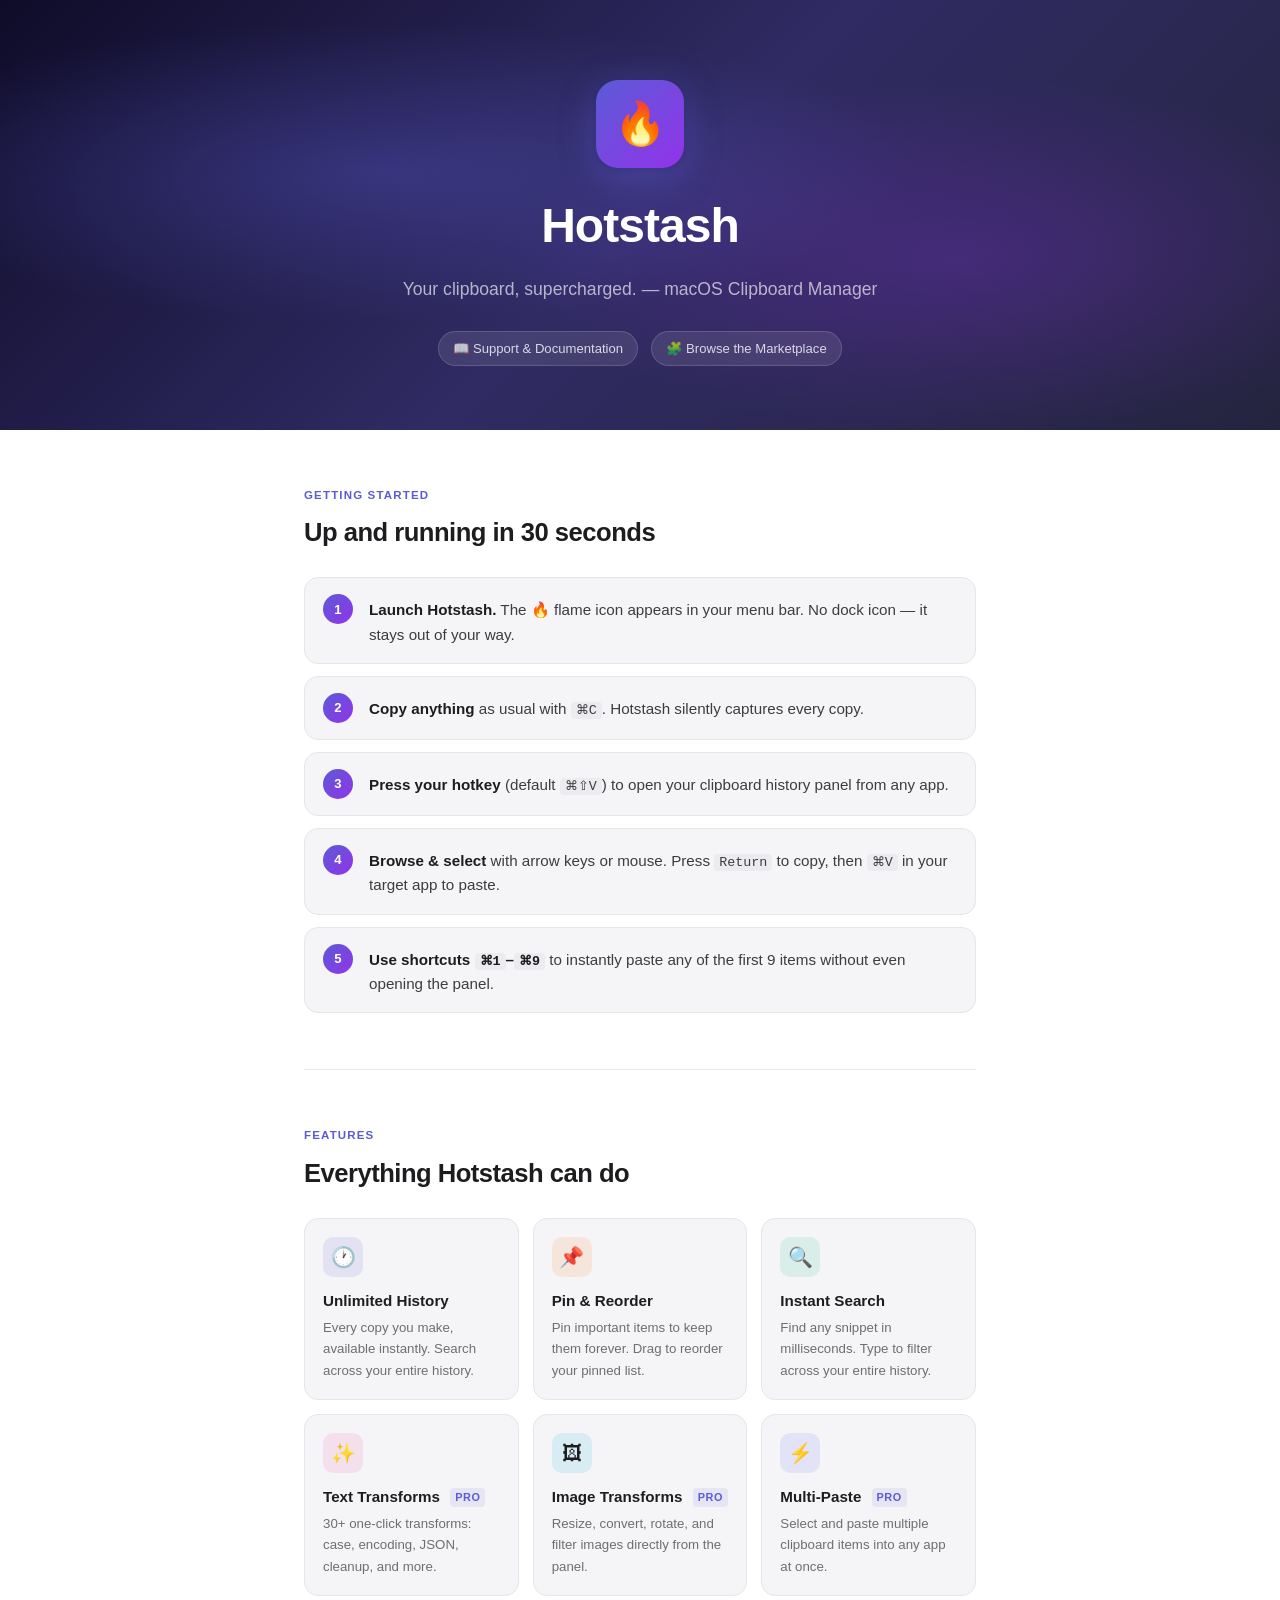
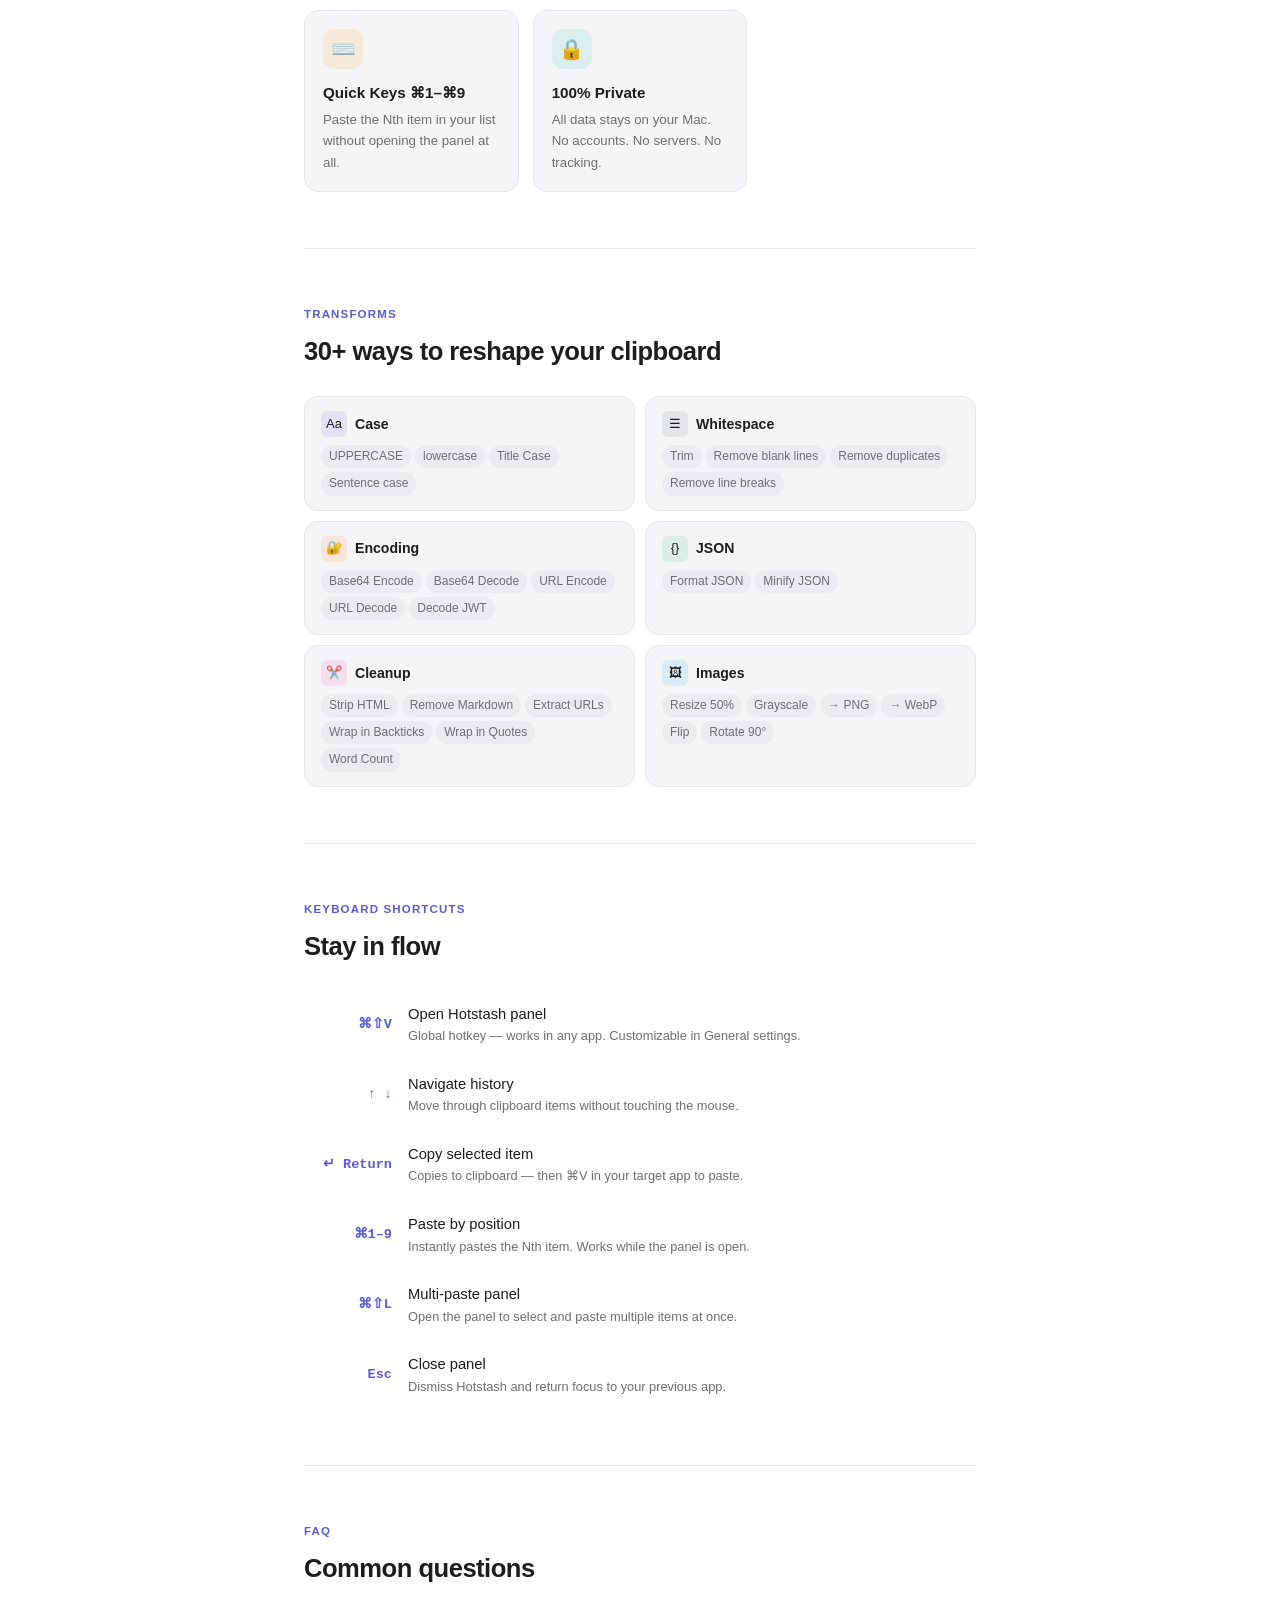
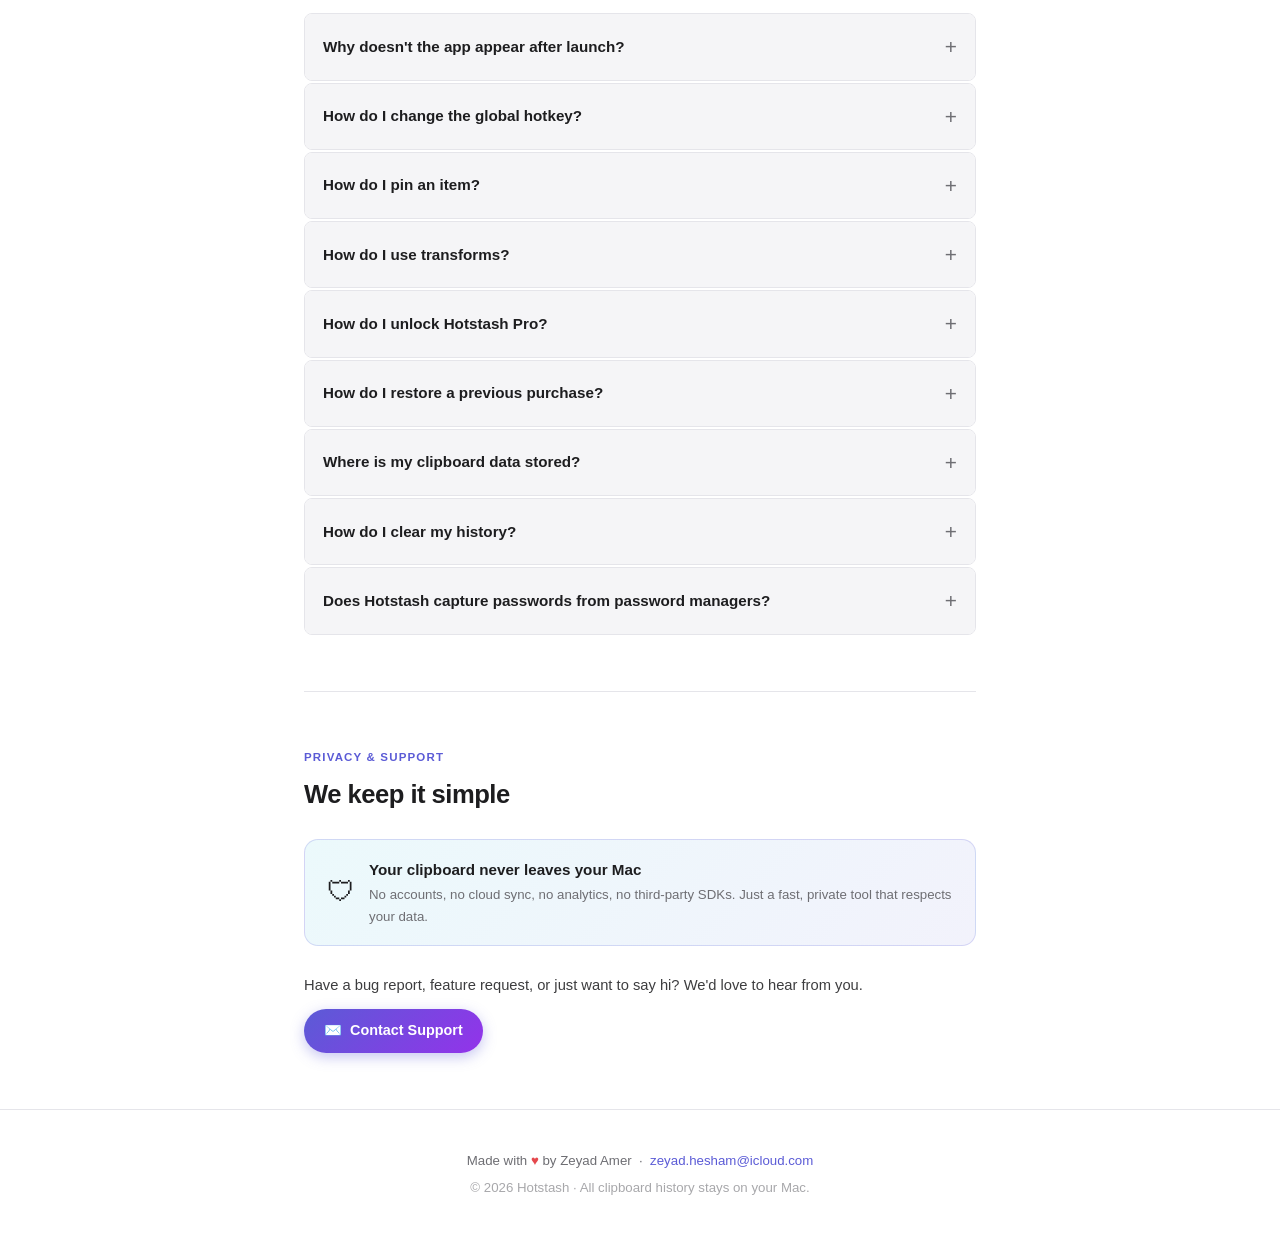
<file: docs/index.html>
<!DOCTYPE html>
<html lang="en">
<head>
  <meta charset="UTF-8" />
  <meta name="viewport" content="width=device-width, initial-scale=1.0" />
  <title>Hotstash — Clipboard Manager for Mac</title>
  <style>
    *, *::before, *::after { box-sizing: border-box; margin: 0; padding: 0; }

    :root {
      --accent: #5b5bd6;
      --accent-2: #9333ea;
      --accent-3: #06b6d4;
      --surface: #ffffff;
      --surface-2: #f5f5f7;
      --surface-3: #ebebf0;
      --text: #1d1d1f;
      --text-2: #3d3d3f;
      --text-3: #6e6e73;
      --border: #e5e5ea;
      --radius: 14px;
      --radius-sm: 8px;
    }

    @media (prefers-color-scheme: dark) {
      :root {
        --surface: #111113;
        --surface-2: #1c1c1e;
        --surface-3: #2c2c2e;
        --text: #f5f5f7;
        --text-2: #adadb8;
        --text-3: #6e6e73;
        --border: #2c2c2e;
      }
    }

    body {
      font-family: -apple-system, BlinkMacSystemFont, "SF Pro Display", "Segoe UI", sans-serif;
      background: var(--surface);
      color: var(--text);
      line-height: 1.6;
    }

    /* ── Hero ─────────────────────────────────── */

    .hero {
      background: linear-gradient(135deg, #0f0c29, #302b63, #24243e);
      color: white;
      text-align: center;
      padding: 80px 24px 64px;
      position: relative;
      overflow: hidden;
    }

    .hero::before {
      content: '';
      position: absolute;
      inset: 0;
      background:
        radial-gradient(ellipse 60% 50% at 30% 40%, rgba(91,91,214,.35) 0%, transparent 70%),
        radial-gradient(ellipse 50% 60% at 75% 60%, rgba(147,51,234,.25) 0%, transparent 70%);
    }

    .hero-inner { position: relative; max-width: 680px; margin: 0 auto; }

    .hero-icon {
      width: 88px;
      height: 88px;
      border-radius: 22px;
      background: linear-gradient(135deg, #5b5bd6, #9333ea);
      display: flex;
      align-items: center;
      justify-content: center;
      margin: 0 auto 20px;
      font-size: 42px;
      box-shadow: 0 8px 32px rgba(91,91,214,.5), 0 2px 8px rgba(0,0,0,.3);
    }

    .hero h1 {
      font-size: clamp(2rem, 5vw, 3rem);
      font-weight: 700;
      letter-spacing: -0.02em;
      margin-bottom: 10px;
    }

    .hero-tagline {
      font-size: 1.1rem;
      color: rgba(255,255,255,.65);
      margin-bottom: 28px;
    }

    .hero-badge {
      display: inline-flex;
      align-items: center;
      gap: 6px;
      background: rgba(255,255,255,.1);
      border: 1px solid rgba(255,255,255,.15);
      border-radius: 100px;
      padding: 6px 14px;
      font-size: 0.82rem;
      color: rgba(255,255,255,.8);
      backdrop-filter: blur(8px);
    }

    /* ── Layout ───────────────────────────────── */

    .container {
      max-width: 720px;
      margin: 0 auto;
      padding: 0 24px;
    }

    section { padding: 56px 0; }
    section + section { border-top: 1px solid var(--border); }

    .section-label {
      font-size: 0.72rem;
      font-weight: 700;
      letter-spacing: 0.1em;
      text-transform: uppercase;
      color: var(--accent);
      margin-bottom: 8px;
    }

    .section-title {
      font-size: 1.6rem;
      font-weight: 700;
      letter-spacing: -0.02em;
      margin-bottom: 24px;
    }

    /* ── Quick start ──────────────────────────── */

    .steps {
      display: flex;
      flex-direction: column;
      gap: 12px;
    }

    .step {
      display: flex;
      align-items: flex-start;
      gap: 16px;
      padding: 16px 18px;
      background: var(--surface-2);
      border-radius: var(--radius);
      border: 1px solid var(--border);
    }

    .step-num {
      width: 30px;
      height: 30px;
      min-width: 30px;
      border-radius: 50%;
      background: linear-gradient(135deg, var(--accent), var(--accent-2));
      color: white;
      font-size: 0.82rem;
      font-weight: 700;
      display: flex;
      align-items: center;
      justify-content: center;
    }

    .step-text { font-size: 0.95rem; color: var(--text-2); padding-top: 4px; }
    .step-text strong { color: var(--text); }

    /* ── Feature cards ────────────────────────── */

    .cards {
      display: grid;
      grid-template-columns: repeat(auto-fill, minmax(200px, 1fr));
      gap: 14px;
    }

    .card {
      background: var(--surface-2);
      border: 1px solid var(--border);
      border-radius: var(--radius);
      padding: 18px;
      transition: transform .15s ease, box-shadow .15s ease;
    }

    .card:hover {
      transform: translateY(-2px);
      box-shadow: 0 8px 24px rgba(0,0,0,.08);
    }

    .card-icon {
      width: 40px;
      height: 40px;
      border-radius: 10px;
      display: flex;
      align-items: center;
      justify-content: center;
      font-size: 20px;
      margin-bottom: 12px;
    }

    .card h3 { font-size: 0.95rem; font-weight: 600; margin-bottom: 4px; }
    .card p  { font-size: 0.83rem; color: var(--text-3); }

    .card-pro {
      display: inline-block;
      font-size: 0.68rem;
      font-weight: 700;
      letter-spacing: 0.05em;
      color: var(--accent);
      background: rgba(91,91,214,.1);
      border-radius: 4px;
      padding: 1px 5px;
      margin-left: 6px;
      vertical-align: middle;
    }

    /* ── Transforms ───────────────────────────── */

    .transform-grid {
      display: grid;
      grid-template-columns: repeat(auto-fill, minmax(220px, 1fr));
      gap: 10px;
    }

    .transform-group {
      background: var(--surface-2);
      border: 1px solid var(--border);
      border-radius: var(--radius);
      padding: 14px 16px;
    }

    .transform-group-header {
      display: flex;
      align-items: center;
      gap: 8px;
      margin-bottom: 8px;
    }

    .transform-group-icon {
      width: 26px;
      height: 26px;
      border-radius: 6px;
      display: flex;
      align-items: center;
      justify-content: center;
      font-size: 13px;
    }

    .transform-group h4 { font-size: 0.88rem; font-weight: 600; }

    .transform-pills {
      display: flex;
      flex-wrap: wrap;
      gap: 4px;
    }

    .pill {
      font-size: 0.75rem;
      color: var(--text-3);
      background: var(--surface-3);
      border-radius: 100px;
      padding: 2px 8px;
    }

    /* ── Shortcuts ────────────────────────────── */

    .shortcuts {
      display: flex;
      flex-direction: column;
      gap: 2px;
    }

    .shortcut {
      display: flex;
      align-items: center;
      gap: 16px;
      padding: 12px 16px;
      border-radius: var(--radius-sm);
      transition: background .1s;
    }

    .shortcut:hover { background: var(--surface-2); }

    .kbd {
      font-family: -apple-system, BlinkMacSystemFont, "SF Mono", "Menlo", monospace;
      font-size: 0.85rem;
      font-weight: 600;
      color: var(--accent);
      min-width: 72px;
      text-align: right;
    }

    .shortcut-text { font-size: 0.92rem; }
    .shortcut-text small { display: block; color: var(--text-3); font-size: 0.8rem; }

    /* ── FAQ ──────────────────────────────────── */

    .faq { display: flex; flex-direction: column; gap: 2px; }

    details {
      border-radius: var(--radius-sm);
      overflow: hidden;
      border: 1px solid var(--border);
    }

    summary {
      font-weight: 600;
      font-size: 0.95rem;
      padding: 16px 18px;
      cursor: pointer;
      list-style: none;
      display: flex;
      align-items: center;
      justify-content: space-between;
      background: var(--surface-2);
      user-select: none;
    }

    summary::-webkit-details-marker { display: none; }

    summary::after {
      content: '+';
      font-size: 1.3rem;
      color: var(--text-3);
      font-weight: 300;
      transition: transform .2s;
    }

    details[open] summary::after { transform: rotate(45deg); }
    details[open] summary { border-bottom: 1px solid var(--border); }

    .faq-body {
      padding: 16px 18px;
      font-size: 0.92rem;
      color: var(--text-2);
      background: var(--surface);
    }

    /* ── Privacy strip ────────────────────────── */

    .privacy-strip {
      background: linear-gradient(135deg, rgba(6,182,212,.08), rgba(91,91,214,.08));
      border: 1px solid rgba(91,91,214,.2);
      border-radius: var(--radius);
      padding: 18px 22px;
      display: flex;
      align-items: center;
      gap: 14px;
      margin-bottom: 28px;
    }

    .privacy-icon { font-size: 28px; }
    .privacy-strip h4 { font-size: 0.95rem; font-weight: 600; margin-bottom: 2px; }
    .privacy-strip p  { font-size: 0.83rem; color: var(--text-3); }

    /* ── Footer ───────────────────────────────── */

    footer {
      text-align: center;
      padding: 40px 24px;
      border-top: 1px solid var(--border);
      color: var(--text-3);
      font-size: 0.83rem;
    }

    footer a { color: var(--accent); text-decoration: none; }
    footer a:hover { text-decoration: underline; }
    footer .heart { color: #e5484d; }

    /* ── Utility ──────────────────────────────── */

    code {
      font-family: "SF Mono", "Menlo", monospace;
      font-size: 0.88em;
      background: var(--surface-3);
      border-radius: 4px;
      padding: 1px 5px;
    }
  </style>
</head>
<body>

  <!-- ── Hero ────────────────────────────────── -->

  <div class="hero">
    <div class="hero-inner">
      <div class="hero-icon">🔥</div>
      <h1>Hotstash</h1>
      <p class="hero-tagline">Your clipboard, supercharged. — macOS Clipboard Manager</p>
      <span class="hero-badge">📖 Support &amp; Documentation</span>
      &nbsp;
      <a class="hero-badge" href="marketplace/index.html" style="text-decoration:none">🧩 Browse the Marketplace</a>
    </div>
  </div>

  <!-- ── Quick Start ─────────────────────────── -->

  <div class="container">
    <section>
      <p class="section-label">Getting Started</p>
      <h2 class="section-title">Up and running in 30 seconds</h2>
      <div class="steps">
        <div class="step">
          <div class="step-num">1</div>
          <div class="step-text"><strong>Launch Hotstash.</strong> The 🔥 flame icon appears in your menu bar. No dock icon — it stays out of your way.</div>
        </div>
        <div class="step">
          <div class="step-num">2</div>
          <div class="step-text"><strong>Copy anything</strong> as usual with <code>⌘C</code>. Hotstash silently captures every copy.</div>
        </div>
        <div class="step">
          <div class="step-num">3</div>
          <div class="step-text"><strong>Press your hotkey</strong> (default <code>⌘⇧V</code>) to open your clipboard history panel from any app.</div>
        </div>
        <div class="step">
          <div class="step-num">4</div>
          <div class="step-text"><strong>Browse &amp; select</strong> with arrow keys or mouse. Press <code>Return</code> to copy, then <code>⌘V</code> in your target app to paste.</div>
        </div>
        <div class="step">
          <div class="step-num">5</div>
          <div class="step-text"><strong>Use shortcuts <code>⌘1</code>–<code>⌘9</code></strong> to instantly paste any of the first 9 items without even opening the panel.</div>
        </div>
      </div>
    </section>

    <!-- ── Features ────────────────────────────── -->

    <section>
      <p class="section-label">Features</p>
      <h2 class="section-title">Everything Hotstash can do</h2>
      <div class="cards">

        <div class="card">
          <div class="card-icon" style="background:rgba(91,91,214,.12)">🕐</div>
          <h3>Unlimited History</h3>
          <p>Every copy you make, available instantly. Search across your entire history.</p>
        </div>

        <div class="card">
          <div class="card-icon" style="background:rgba(249,115,22,.12)">📌</div>
          <h3>Pin &amp; Reorder</h3>
          <p>Pin important items to keep them forever. Drag to reorder your pinned list.</p>
        </div>

        <div class="card">
          <div class="card-icon" style="background:rgba(16,185,129,.12)">🔍</div>
          <h3>Instant Search</h3>
          <p>Find any snippet in milliseconds. Type to filter across your entire history.</p>
        </div>

        <div class="card">
          <div class="card-icon" style="background:rgba(236,72,153,.12)">✨</div>
          <h3>Text Transforms <span class="card-pro">PRO</span></h3>
          <p>30+ one-click transforms: case, encoding, JSON, cleanup, and more.</p>
        </div>

        <div class="card">
          <div class="card-icon" style="background:rgba(6,182,212,.12)">🖼</div>
          <h3>Image Transforms <span class="card-pro">PRO</span></h3>
          <p>Resize, convert, rotate, and filter images directly from the panel.</p>
        </div>

        <div class="card">
          <div class="card-icon" style="background:rgba(99,102,241,.12)">⚡</div>
          <h3>Multi-Paste <span class="card-pro">PRO</span></h3>
          <p>Select and paste multiple clipboard items into any app at once.</p>
        </div>

        <div class="card">
          <div class="card-icon" style="background:rgba(245,158,11,.12)">⌨️</div>
          <h3>Quick Keys ⌘1–⌘9</h3>
          <p>Paste the Nth item in your list without opening the panel at all.</p>
        </div>

        <div class="card">
          <div class="card-icon" style="background:rgba(20,184,166,.12)">🔒</div>
          <h3>100% Private</h3>
          <p>All data stays on your Mac. No accounts. No servers. No tracking.</p>
        </div>

      </div>
    </section>

    <!-- ── Transforms ───────────────────────────── -->

    <section>
      <p class="section-label">Transforms</p>
      <h2 class="section-title">30+ ways to reshape your clipboard</h2>
      <div class="transform-grid">

        <div class="transform-group">
          <div class="transform-group-header">
            <div class="transform-group-icon" style="background:rgba(91,91,214,.12)">Aa</div>
            <h4>Case</h4>
          </div>
          <div class="transform-pills">
            <span class="pill">UPPERCASE</span>
            <span class="pill">lowercase</span>
            <span class="pill">Title Case</span>
            <span class="pill">Sentence case</span>
          </div>
        </div>

        <div class="transform-group">
          <div class="transform-group-header">
            <div class="transform-group-icon" style="background:rgba(107,114,128,.12)">☰</div>
            <h4>Whitespace</h4>
          </div>
          <div class="transform-pills">
            <span class="pill">Trim</span>
            <span class="pill">Remove blank lines</span>
            <span class="pill">Remove duplicates</span>
            <span class="pill">Remove line breaks</span>
          </div>
        </div>

        <div class="transform-group">
          <div class="transform-group-header">
            <div class="transform-group-icon" style="background:rgba(249,115,22,.12)">🔐</div>
            <h4>Encoding</h4>
          </div>
          <div class="transform-pills">
            <span class="pill">Base64 Encode</span>
            <span class="pill">Base64 Decode</span>
            <span class="pill">URL Encode</span>
            <span class="pill">URL Decode</span>
            <span class="pill">Decode JWT</span>
          </div>
        </div>

        <div class="transform-group">
          <div class="transform-group-header">
            <div class="transform-group-icon" style="background:rgba(16,185,129,.12)">{}</div>
            <h4>JSON</h4>
          </div>
          <div class="transform-pills">
            <span class="pill">Format JSON</span>
            <span class="pill">Minify JSON</span>
          </div>
        </div>

        <div class="transform-group">
          <div class="transform-group-header">
            <div class="transform-group-icon" style="background:rgba(236,72,153,.12)">✂️</div>
            <h4>Cleanup</h4>
          </div>
          <div class="transform-pills">
            <span class="pill">Strip HTML</span>
            <span class="pill">Remove Markdown</span>
            <span class="pill">Extract URLs</span>
            <span class="pill">Wrap in Backticks</span>
            <span class="pill">Wrap in Quotes</span>
            <span class="pill">Word Count</span>
          </div>
        </div>

        <div class="transform-group">
          <div class="transform-group-header">
            <div class="transform-group-icon" style="background:rgba(6,182,212,.12)">🖼</div>
            <h4>Images</h4>
          </div>
          <div class="transform-pills">
            <span class="pill">Resize 50%</span>
            <span class="pill">Grayscale</span>
            <span class="pill">→ PNG</span>
            <span class="pill">→ WebP</span>
            <span class="pill">Flip</span>
            <span class="pill">Rotate 90°</span>
          </div>
        </div>

      </div>
    </section>

    <!-- ── Shortcuts ────────────────────────────── -->

    <section>
      <p class="section-label">Keyboard Shortcuts</p>
      <h2 class="section-title">Stay in flow</h2>
      <div class="shortcuts">
        <div class="shortcut">
          <span class="kbd">⌘⇧V</span>
          <span class="shortcut-text">Open Hotstash panel<small>Global hotkey — works in any app. Customizable in General settings.</small></span>
        </div>
        <div class="shortcut">
          <span class="kbd">↑ ↓</span>
          <span class="shortcut-text">Navigate history<small>Move through clipboard items without touching the mouse.</small></span>
        </div>
        <div class="shortcut">
          <span class="kbd">↵ Return</span>
          <span class="shortcut-text">Copy selected item<small>Copies to clipboard — then ⌘V in your target app to paste.</small></span>
        </div>
        <div class="shortcut">
          <span class="kbd">⌘1–9</span>
          <span class="shortcut-text">Paste by position<small>Instantly pastes the Nth item. Works while the panel is open.</small></span>
        </div>
        <div class="shortcut">
          <span class="kbd">⌘⇧L</span>
          <span class="shortcut-text">Multi-paste panel<small>Open the panel to select and paste multiple items at once.</small></span>
        </div>
        <div class="shortcut">
          <span class="kbd">Esc</span>
          <span class="shortcut-text">Close panel<small>Dismiss Hotstash and return focus to your previous app.</small></span>
        </div>
      </div>
    </section>

    <!-- ── FAQ ──────────────────────────────────── -->

    <section>
      <p class="section-label">FAQ</p>
      <h2 class="section-title">Common questions</h2>
      <div class="faq">

        <details>
          <summary>Why doesn't the app appear after launch?</summary>
          <div class="faq-body">Hotstash is a menu bar app — it has no dock icon. After launching, look for the 🔥 flame icon in the top-right menu bar. Click it or press your hotkey to open the panel.</div>
        </details>

        <details>
          <summary>How do I change the global hotkey?</summary>
          <div class="faq-body">Click the ⚙️ gear icon in the clipboard panel → Settings → General. You can record any key combination as your hotkey.</div>
        </details>

        <details>
          <summary>How do I pin an item?</summary>
          <div class="faq-body">Select any item in the panel and click the 📌 pin button in the toolbar. Pinned items appear under the Pinned tab and are never auto-deleted. Drag them to reorder.</div>
        </details>

        <details>
          <summary>How do I use transforms?</summary>
          <div class="faq-body">Select an item, then click the <strong>Transform ▾</strong> button in the toolbar. Pick a transform from the list — Hotstash applies it and copies the result instantly. Requires Hotstash Pro.</div>
        </details>

        <details>
          <summary>How do I unlock Hotstash Pro?</summary>
          <div class="faq-body">Open the clipboard panel. After your trial expires, a banner appears at the bottom with an <strong>"Unlock Hotstash"</strong> button — tap it to purchase via the App Store. You can also go to Settings → About.</div>
        </details>

        <details>
          <summary>How do I restore a previous purchase?</summary>
          <div class="faq-body">Go to Settings → About → tap <strong>"Restore Purchase"</strong>. Make sure you're signed in to the same Apple ID used for the original purchase.</div>
        </details>

        <details>
          <summary>Where is my clipboard data stored?</summary>
          <div class="faq-body">All clipboard history is stored locally on your Mac using <code>UserDefaults</code>. Nothing is uploaded, synced, or shared with any server or third party.</div>
        </details>

        <details>
          <summary>How do I clear my history?</summary>
          <div class="faq-body">Click the 🗑 trash icon in the panel toolbar to clear all non-pinned items. Pinned items are always preserved. You can also delete individual items with the ⌫ delete button.</div>
        </details>

        <details>
          <summary>Does Hotstash capture passwords from password managers?</summary>
          <div class="faq-body">Password managers like 1Password and Keychain use a private pasteboard channel that Hotstash does not read. Your passwords are not captured.</div>
        </details>

      </div>
    </section>

    <!-- ── Privacy + Contact ────────────────────── -->

    <section>
      <p class="section-label">Privacy &amp; Support</p>
      <h2 class="section-title">We keep it simple</h2>

      <div class="privacy-strip">
        <div class="privacy-icon">🛡</div>
        <div>
          <h4>Your clipboard never leaves your Mac</h4>
          <p>No accounts, no cloud sync, no analytics, no third-party SDKs. Just a fast, private tool that respects your data.</p>
        </div>
      </div>

      <p style="color:var(--text-2);font-size:0.92rem;margin-bottom:12px;">Have a bug report, feature request, or just want to say hi? We'd love to hear from you.</p>
      <a href="mailto:zeyad.hesham@icloud.com" style="display:inline-flex;align-items:center;gap:8px;background:linear-gradient(135deg,var(--accent),var(--accent-2));color:white;text-decoration:none;padding:10px 20px;border-radius:100px;font-size:0.9rem;font-weight:600;box-shadow:0 4px 14px rgba(91,91,214,.35)">
        ✉️ &nbsp;Contact Support
      </a>
    </section>
  </div>

  <!-- ── Footer ───────────────────────────────── -->

  <footer>
    <p>Made with <span class="heart">♥</span> by Zeyad Amer &nbsp;·&nbsp; <a href="mailto:zeyad.hesham@icloud.com">zeyad.hesham@icloud.com</a></p>
    <p style="margin-top:6px;opacity:.6">© 2026 Hotstash · All clipboard history stays on your Mac.</p>
  </footer>

</body>
</html>
</file>
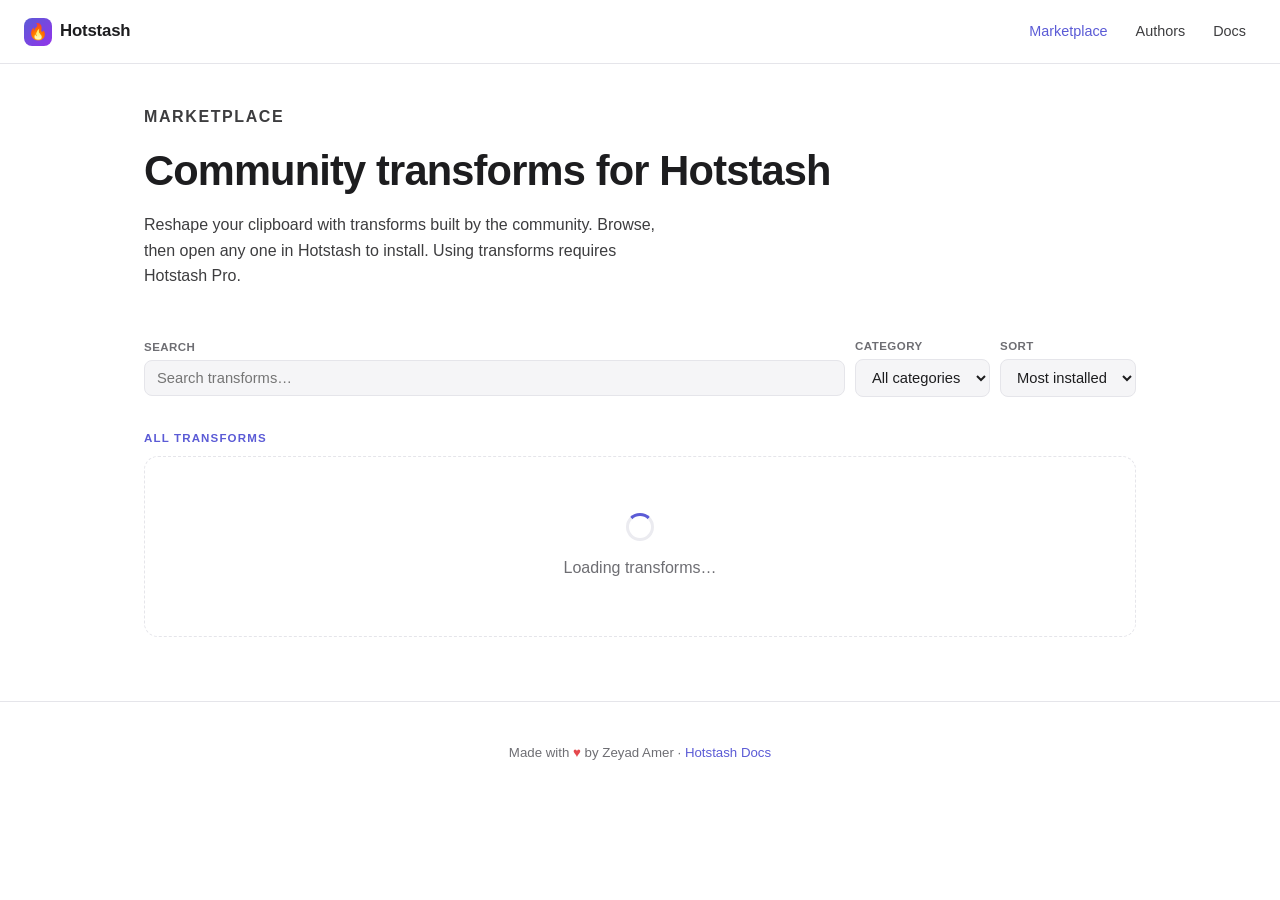
<file: docs/marketplace/index.html>
<!DOCTYPE html>
<html lang="en">
<head>
  <meta charset="UTF-8" />
  <meta name="viewport" content="width=device-width, initial-scale=1.0" />
  <title>Hotstash Marketplace — Community Transforms</title>
  <meta name="description" content="Browse and install community-built clipboard transforms for Hotstash. Search, filter by category, and sort by most installed or newest." />
  <meta property="og:title" content="Hotstash Marketplace" />
  <meta property="og:description" content="Browse and install community-built clipboard transforms for Hotstash." />
  <meta property="og:type" content="website" />
  <link rel="stylesheet" href="marketplace.css" />
</head>
<body>

  <nav class="nav" aria-label="Main navigation">
    <a class="nav-brand" href="../index.html">
      <span class="flame" aria-hidden="true">🔥</span> Hotstash
    </a>
    <div class="nav-links">
      <a href="index.html" aria-current="page">Marketplace</a>
      <a href="account.html">Authors</a>
      <a href="../index.html">Docs</a>
    </div>
  </nav>

  <main class="container">

    <header class="page-head">
      <p class="section-label">Marketplace</p>
      <h1>Community transforms for Hotstash</h1>
      <p>Reshape your clipboard with transforms built by the community. Browse, then open any one in Hotstash to install. Using transforms requires Hotstash Pro.</p>
    </header>

    <!-- Featured -->
    <section aria-labelledby="featured-heading" id="featured-section" class="hidden">
      <p class="section-label" id="featured-heading">Featured</p>
      <div class="featured-rail" id="featured-rail"></div>
    </section>

    <!-- Toolbar -->
    <section aria-label="Browse controls" style="padding-top:24px">
      <form class="toolbar" id="controls" role="search" onsubmit="return false">
        <div class="field search-grow">
          <label for="q">Search</label>
          <input type="search" id="q" name="q" placeholder="Search transforms…" autocomplete="off" />
        </div>
        <div class="field">
          <label for="category">Category</label>
          <select id="category" name="category">
            <option value="">All categories</option>
          </select>
        </div>
        <div class="field">
          <label for="sort">Sort</label>
          <select id="sort" name="sort">
            <option value="installs">Most installed</option>
            <option value="newest">Newest</option>
          </select>
        </div>
      </form>
    </section>

    <!-- Results -->
    <section aria-labelledby="browse-heading" style="padding-top:8px;padding-bottom:24px">
      <h2 id="browse-heading" class="section-label">All transforms</h2>

      <div id="loading" class="state">
        <div class="spinner" aria-hidden="true"></div>
        Loading transforms…
      </div>

      <div id="empty" class="state hidden">
        <h3>No transforms found</h3>
        <p>Try a different search or category.</p>
      </div>

      <div id="error" class="state error hidden" role="alert">
        <h3>Couldn't load the marketplace</h3>
        <p id="error-msg">Please try again in a moment.</p>
      </div>

      <div id="grid" class="grid hidden"></div>
    </section>

  </main>

  <footer>
    <p>Made with <span style="color:#e5484d">♥</span> by Zeyad Amer · <a href="../index.html">Hotstash Docs</a></p>
  </footer>

  <script type="module">
    import {
      fetchLive, fetchFeatured, search, isConfigured,
      formatCount, starString, escapeHtml,
    } from "./marketplace.js";

    // Categories mirror the app's TransformCategory raw values (spec §1.1).
    const CATEGORIES = ["Case", "Whitespace", "Encoding", "JSON", "Cleanup", "Image"];

    const els = {
      loading: document.getElementById("loading"),
      empty: document.getElementById("empty"),
      error: document.getElementById("error"),
      errorMsg: document.getElementById("error-msg"),
      grid: document.getElementById("grid"),
      featuredSection: document.getElementById("featured-section"),
      featuredRail: document.getElementById("featured-rail"),
      q: document.getElementById("q"),
      category: document.getElementById("category"),
      sort: document.getElementById("sort"),
    };

    for (const c of CATEGORIES) {
      const opt = document.createElement("option");
      opt.value = c; opt.textContent = c;
      els.category.appendChild(opt);
    }

    function show(el) { el.classList.remove("hidden"); }
    function hide(el) { el.classList.add("hidden"); }
    function showOnly(target) {
      for (const el of [els.loading, els.empty, els.error, els.grid]) hide(el);
      show(target);
    }

    function cardHtml(t) {
      const cat = t.category ? `<span class="badge badge-cat">${escapeHtml(t.category)}</span>` : "";
      const kind = `<span class="badge badge-kind">${t.kind === "image" ? "Image" : "Text"}</span>`;
      const author = t.author?.display_name ? escapeHtml(t.author.display_name) : "Unknown author";
      return `
        <a class="tcard" href="transform.html?slug=${encodeURIComponent(t.slug)}">
          <div class="tcard-top">
            <div class="tcard-icon" aria-hidden="true">✨</div>
            <div>
              <h3>${escapeHtml(t.name)}</h3>
              <div class="author">by ${author}</div>
            </div>
          </div>
          <p class="desc">${escapeHtml(t.description || "")}</p>
          <div style="display:flex;gap:6px;flex-wrap:wrap">${cat}${kind}</div>
          <div class="tcard-meta">
            <span title="${t.rating_count || 0} ratings"><span class="stars">${starString(t.rating_avg)}</span></span>
            <span>${formatCount(t.install_count)} installs</span>
          </div>
        </a>`;
    }

    function renderGrid(list) {
      if (!list.length) { showOnly(els.empty); return; }
      els.grid.innerHTML = list.map(cardHtml).join("");
      showOnly(els.grid);
    }

    function renderFeatured(list) {
      if (!list.length) return;
      els.featuredRail.innerHTML = list.map(cardHtml).join("");
      show(els.featuredSection);
    }

    async function load() {
      showOnly(els.loading);
      try {
        const term = els.q.value.trim();
        let list;
        if (term) {
          list = await search(term);
          // Client-side category + sort refinement on search results.
          if (els.category.value) list = list.filter((t) => t.category === els.category.value);
          if (els.sort.value === "newest") {
            list.sort((a, b) => new Date(b.created_at) - new Date(a.created_at));
          }
        } else {
          list = await fetchLive({ category: els.category.value || null, sort: els.sort.value });
        }
        renderGrid(list);
      } catch (e) {
        els.errorMsg.textContent = e.message || "Unknown error.";
        showOnly(els.error);
      }
    }

    function debounce(fn, ms) {
      let h; return (...a) => { clearTimeout(h); h = setTimeout(() => fn(...a), ms); };
    }

    if (!isConfigured()) {
      els.errorMsg.textContent =
        "Marketplace is not configured yet (set SUPABASE_URL and SUPABASE_ANON_KEY in marketplace.js).";
      showOnly(els.error);
    } else {
      els.q.addEventListener("input", debounce(load, 250));
      els.category.addEventListener("change", load);
      els.sort.addEventListener("change", load);
      fetchFeatured().then(renderFeatured).catch(() => { /* featured is best-effort */ });
      load();
    }
  </script>
</body>
</html>
</file>
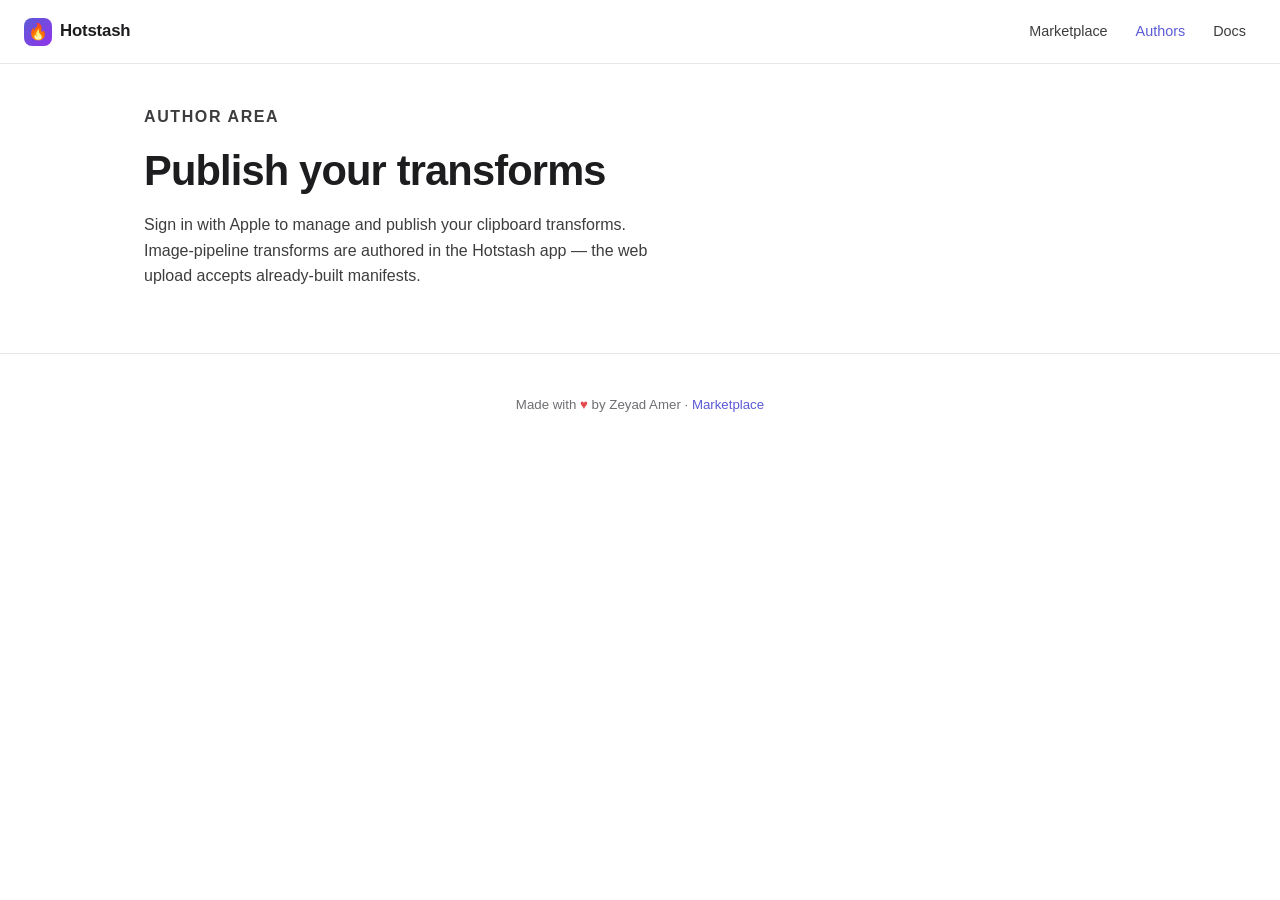
<file: docs/marketplace/account.html>
<!DOCTYPE html>
<html lang="en">
<head>
  <meta charset="UTF-8" />
  <meta name="viewport" content="width=device-width, initial-scale=1.0" />
  <title>Author Area — Hotstash Marketplace</title>
  <meta name="description" content="Sign in to publish and manage your Hotstash clipboard transforms." />
  <meta property="og:title" content="Hotstash Marketplace — Authors" />
  <meta property="og:description" content="Publish and manage your Hotstash clipboard transforms." />
  <link rel="stylesheet" href="marketplace.css" />
</head>
<body>

  <nav class="nav" aria-label="Main navigation">
    <a class="nav-brand" href="../index.html">
      <span class="flame" aria-hidden="true">🔥</span> Hotstash
    </a>
    <div class="nav-links">
      <a href="index.html">Marketplace</a>
      <a href="account.html" aria-current="page">Authors</a>
      <a href="../index.html">Docs</a>
    </div>
  </nav>

  <main class="container">

    <header class="page-head">
      <p class="section-label">Author Area</p>
      <h1>Publish your transforms</h1>
      <p>Sign in with Apple to manage and publish your clipboard transforms. Image-pipeline transforms are authored in the Hotstash app — the web upload accepts already-built manifests.</p>
    </header>

    <div id="toast" class="hidden" role="status" aria-live="polite"></div>

    <!-- Signed out -->
    <section id="signed-out" class="panel hidden" aria-labelledby="signin-heading">
      <h2 id="signin-heading">Sign in to continue</h2>
      <p>Publishing, updating, and managing transforms requires an account. Browsing the marketplace stays anonymous.</p>
      <button id="signin-btn" class="btn btn-apple btn-lg" type="button"> Sign in with Apple</button>
    </section>

    <!-- Signed in -->
    <div id="signed-in" class="hidden">

      <section class="panel" aria-labelledby="my-heading">
        <div style="display:flex;align-items:center;gap:12px;flex-wrap:wrap">
          <div>
            <h2 id="my-heading">My transforms</h2>
            <p id="who" style="margin:0">Signed in.</p>
          </div>
          <button id="signout-btn" class="btn" type="button" style="margin-left:auto">Sign out</button>
        </div>

        <div id="my-loading" class="state"><div class="spinner" aria-hidden="true"></div>Loading your transforms…</div>
        <div id="my-empty" class="state hidden"><h3>No transforms yet</h3><p>Upload one below to get started.</p></div>
        <div id="my-error" class="state error hidden" role="alert"><p id="my-error-msg"></p></div>
        <div id="my-list" class="my-list hidden"></div>
      </section>

      <section class="panel" aria-labelledby="upload-heading">
        <h2 id="upload-heading">Upload a transform</h2>
        <p>Paste an exported manifest, or use the simple text-transform editor. Submissions are validated and moderated server-side.</p>

        <div class="tabs" role="tablist" aria-label="Upload method">
          <button class="tab" id="tab-manifest" role="tab" aria-selected="true" aria-controls="panel-manifest">Paste manifest JSON</button>
          <button class="tab" id="tab-editor" role="tab" aria-selected="false" aria-controls="panel-editor">Text editor</button>
        </div>

        <!-- Manifest paste -->
        <form id="panel-manifest" role="tabpanel" aria-labelledby="tab-manifest" class="form-grid">
          <div class="form-row">
            <label for="manifest-json">Manifest JSON</label>
            <textarea id="manifest-json" placeholder='{ "schemaVersion": 1, "slug": "slugify", "kind": "text", ... }' spellcheck="false"></textarea>
            <span class="hint">Exported from Hotstash (<code>.hotstashtransform</code>) or hand-written. Image manifests are accepted here but authored in-app.</span>
          </div>
          <div class="form-row"><div id="manifest-errors" class="hint" role="alert" style="color:var(--danger)"></div></div>
          <button class="btn btn-primary" type="submit">Validate &amp; submit</button>
        </form>

        <!-- Simple text editor -->
        <form id="panel-editor" role="tabpanel" aria-labelledby="tab-editor" class="form-grid hidden">
          <div class="form-row">
            <label for="f-name">Name</label>
            <input type="text" id="f-name" required placeholder="Slugify" />
          </div>
          <div class="form-row">
            <label for="f-slug">Slug</label>
            <input type="text" id="f-slug" required placeholder="slugify" pattern="[a-z0-9]+(?:-[a-z0-9]+)*" />
            <span class="hint">Lowercase kebab-case. Must be unique across the marketplace.</span>
          </div>
          <div class="form-row">
            <label for="f-desc">Description</label>
            <input type="text" id="f-desc" placeholder="Lowercase, replace non-alphanumerics with hyphens." />
          </div>
          <div class="form-row">
            <label for="f-category">Category</label>
            <select id="f-category" required></select>
          </div>
          <div class="form-row">
            <label for="f-icon">Icon (SF Symbol name)</label>
            <input type="text" id="f-icon" placeholder="textformat" value="textformat" />
          </div>
          <div class="form-row">
            <label for="f-js">JavaScript source</label>
            <textarea id="f-js" spellcheck="false" placeholder="function transform(input) {&#10;  return input.toLowerCase().replace(/[^a-z0-9]+/g, '-');&#10;}"></textarea>
            <span class="hint">Must define a global <code>function transform(input)</code> returning a string. Runs in a sandbox (no network, no filesystem).</span>
          </div>
          <div class="form-row"><div id="editor-errors" class="hint" role="alert" style="color:var(--danger)"></div></div>
          <button class="btn btn-primary" type="submit">Validate &amp; submit</button>
        </form>
      </section>
    </div>

  </main>

  <footer>
    <p>Made with <span style="color:#e5484d">♥</span> by Zeyad Amer · <a href="index.html">Marketplace</a></p>
  </footer>

  <script type="module">
    import {
      isConfigured, signIn, signOut, currentSession, onAuthChange,
      fetchMyTransforms, submitTransform, parseManifest, validateManifest,
      buildTextManifest, escapeHtml, formatCount,
    } from "./marketplace.js";

    const CATEGORIES = ["Case", "Whitespace", "Encoding", "JSON", "Cleanup", "Image"];

    const el = (id) => document.getElementById(id);
    const show = (n) => n.classList.remove("hidden");
    const hide = (n) => n.classList.add("hidden");

    function toast(msg, ok = true) {
      const t = el("toast");
      t.textContent = msg;
      t.className = ok ? "toast toast-ok" : "toast toast-err";
      t.scrollIntoView({ behavior: "smooth", block: "nearest" });
    }

    // Populate category select for the editor.
    for (const c of CATEGORIES) {
      const o = document.createElement("option");
      o.value = c; o.textContent = c;
      el("f-category").appendChild(o);
    }

    // ── Auth gating ──────────────────────────────────────────
    function renderAuth(session) {
      if (session) {
        hide(el("signed-out")); show(el("signed-in"));
        const name = session.user?.user_metadata?.full_name
          || session.user?.email || "your account";
        el("who").textContent = `Signed in as ${name}.`;
        loadMine();
      } else {
        show(el("signed-out")); hide(el("signed-in"));
      }
    }

    // ── My transforms ────────────────────────────────────────
    function statusBadge(s) {
      const map = { pending: "badge-pending", live: "badge-live", removed: "badge-removed" };
      return `<span class="badge ${map[s] || ""}">${escapeHtml(s || "—")}</span>`;
    }

    async function loadMine() {
      show(el("my-loading")); hide(el("my-empty")); hide(el("my-error")); hide(el("my-list"));
      try {
        const list = await fetchMyTransforms();
        hide(el("my-loading"));
        if (!list.length) { show(el("my-empty")); return; }
        el("my-list").innerHTML = list.map((t) => `
          <div class="my-item">
            <div>
              <div class="name">${escapeHtml(t.name)}</div>
              <div class="meta">${escapeHtml(t.category || "")} · ${t.kind} · v${t.latest_version || 1} · ${formatCount(t.install_count)} installs</div>
            </div>
            <div class="spacer"></div>
            ${statusBadge(t.status)}
            ${t.status === "live" ? `<a class="btn" href="transform.html?slug=${encodeURIComponent(t.slug)}">View</a>` : ""}
          </div>`).join("");
        show(el("my-list"));
      } catch (e) {
        hide(el("my-loading"));
        el("my-error-msg").textContent = e.message || "Could not load your transforms.";
        show(el("my-error"));
      }
    }

    // ── Submit flow ──────────────────────────────────────────
    async function doSubmit(manifest, errorBox) {
      errorBox.textContent = "";
      try {
        const res = await submitTransform(manifest);
        const status = res?.status ? ` (status: ${res.status})` : "";
        toast(`Submitted "${manifest.name}"${status}. It will appear after validation.`, true);
        loadMine();
        return true;
      } catch (e) {
        errorBox.textContent = e.message || "Submission failed.";
        toast(e.message || "Submission failed.", false);
        return false;
      }
    }

    // ── Tabs ─────────────────────────────────────────────────
    function selectTab(which) {
      const isManifest = which === "manifest";
      el("tab-manifest").setAttribute("aria-selected", String(isManifest));
      el("tab-editor").setAttribute("aria-selected", String(!isManifest));
      el("panel-manifest").classList.toggle("hidden", !isManifest);
      el("panel-editor").classList.toggle("hidden", isManifest);
    }
    el("tab-manifest").addEventListener("click", () => selectTab("manifest"));
    el("tab-editor").addEventListener("click", () => selectTab("editor"));

    // Paste-manifest submit
    el("panel-manifest").addEventListener("submit", async (e) => {
      e.preventDefault();
      const box = el("manifest-errors");
      const { ok, manifest, errors } = parseManifest(el("manifest-json").value);
      if (!ok) { box.innerHTML = errors.map(escapeHtml).join("<br>"); return; }
      // Show informational notes even on success.
      box.innerHTML = errors.length ? errors.map(escapeHtml).join("<br>") : "";
      await doSubmit(manifest, box);
    });

    // Editor submit
    el("panel-editor").addEventListener("submit", async (e) => {
      e.preventDefault();
      const box = el("editor-errors");
      const manifest = buildTextManifest({
        slug: el("f-slug").value,
        name: el("f-name").value,
        description: el("f-desc").value,
        category: el("f-category").value,
        icon: el("f-icon").value,
        js: el("f-js").value,
      });
      const { ok, errors } = validateManifest(manifest);
      if (!ok) { box.innerHTML = errors.map(escapeHtml).join("<br>"); return; }
      box.innerHTML = "";
      await doSubmit(manifest, box);
    });

    // ── Boot ─────────────────────────────────────────────────
    el("signin-btn").addEventListener("click", async () => {
      try { await signIn(); } catch (e) { toast(e.message, false); }
    });
    el("signout-btn").addEventListener("click", async () => {
      try { await signOut(); renderAuth(null); } catch (e) { toast(e.message, false); }
    });

    if (!isConfigured()) {
      show(el("signed-out"));
      el("signin-btn").disabled = true;
      toast("Marketplace is not configured yet (set SUPABASE_URL and SUPABASE_ANON_KEY in marketplace.js).", false);
    } else {
      onAuthChange(renderAuth);
      currentSession().then(renderAuth).catch((e) => toast(e.message, false));
    }
  </script>
</body>
</html>
</file>
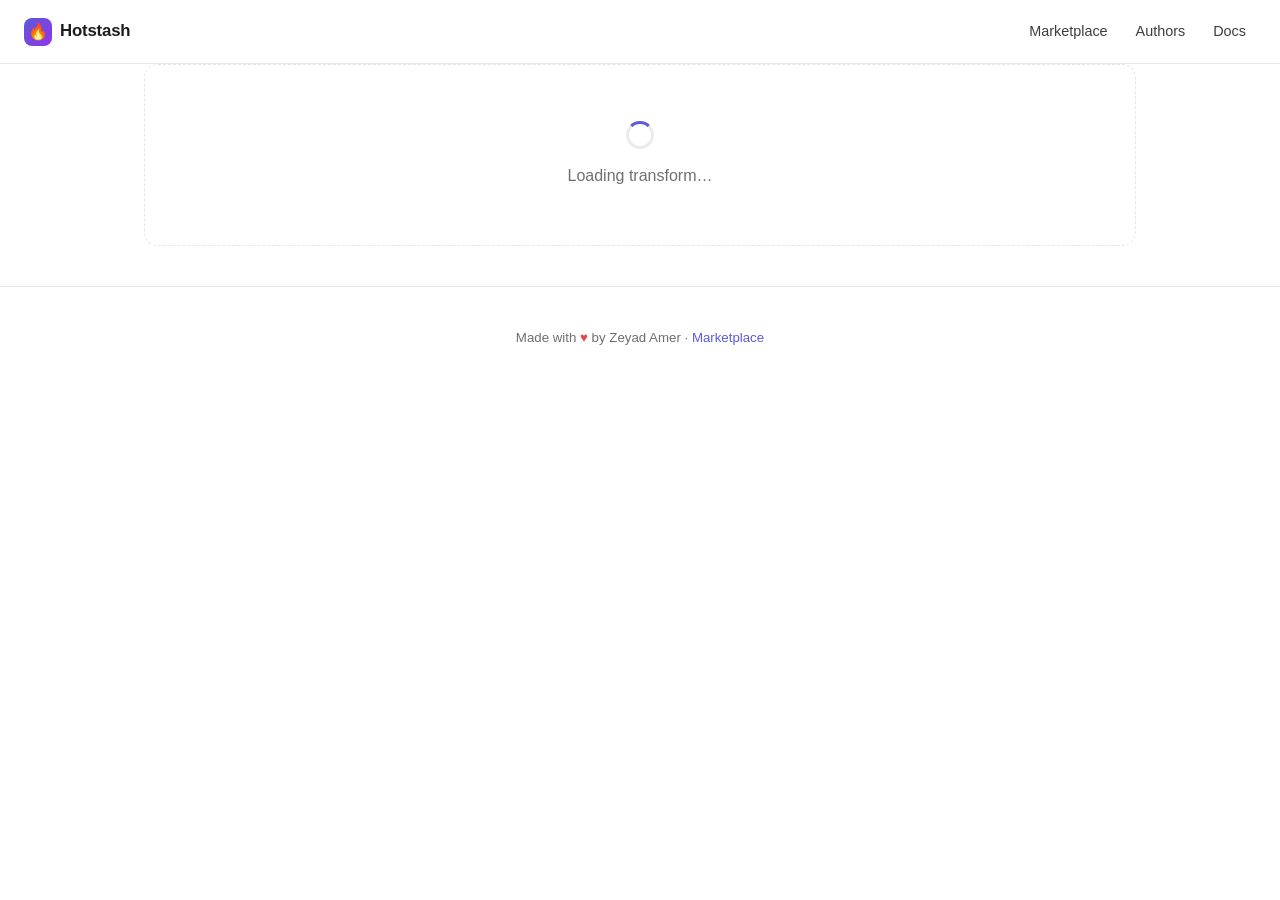
<file: docs/marketplace/transform.html>
<!DOCTYPE html>
<html lang="en">
<head>
  <meta charset="UTF-8" />
  <meta name="viewport" content="width=device-width, initial-scale=1.0" />
  <!-- SEO/OG tags are populated client-side from the transform (see script). -->
  <title id="meta-title">Transform — Hotstash Marketplace</title>
  <meta id="meta-desc" name="description" content="A community clipboard transform for Hotstash." />
  <meta id="og-title" property="og:title" content="Hotstash Transform" />
  <meta id="og-desc" property="og:description" content="A community clipboard transform for Hotstash." />
  <meta property="og:type" content="website" />
  <link rel="stylesheet" href="marketplace.css" />
</head>
<body>

  <nav class="nav" aria-label="Main navigation">
    <a class="nav-brand" href="../index.html">
      <span class="flame" aria-hidden="true">🔥</span> Hotstash
    </a>
    <div class="nav-links">
      <a href="index.html">Marketplace</a>
      <a href="account.html">Authors</a>
      <a href="../index.html">Docs</a>
    </div>
  </nav>

  <main class="container">

    <div id="loading" class="state">
      <div class="spinner" aria-hidden="true"></div>
      Loading transform…
    </div>

    <div id="error" class="state error hidden" role="alert">
      <h3>Transform not found</h3>
      <p id="error-msg">This transform may have been removed or the link is incorrect.</p>
      <p style="margin-top:12px"><a class="btn" href="index.html">← Back to marketplace</a></p>
    </div>

    <article id="content" class="hidden">
      <p style="padding-top:24px"><a href="index.html" style="font-size:0.85rem;text-decoration:none;color:var(--text-3)">← Marketplace</a></p>

      <header class="detail-head">
        <div class="tcard-icon" aria-hidden="true">✨</div>
        <div>
          <h1 id="t-name">—</h1>
          <div class="author" id="t-author">—</div>
        </div>
      </header>

      <p id="t-desc" style="color:var(--text-2);font-size:1.02rem;max-width:62ch"></p>

      <div class="detail-actions">
        <a id="open-btn" class="btn btn-primary btn-lg" href="#">Open in Hotstash</a>
        <span class="detail-fallback">
          Don't have Hotstash? <a id="download-link" href="#">Download</a>
        </span>
      </div>

      <div style="display:flex;gap:8px;flex-wrap:wrap;margin-bottom:8px">
        <span class="badge badge-cat" id="t-cat"></span>
        <span class="badge badge-kind" id="t-kind"></span>
      </div>

      <div class="stat-row">
        <div class="stat"><span class="num" id="t-installs">0</span><span class="lbl">Installs</span></div>
        <div class="stat"><span class="num"><span class="stars" id="t-stars"></span></span><span class="lbl"><span id="t-rating-count">0</span> ratings</span></div>
        <div class="stat"><span class="num" id="t-version">v1</span><span class="lbl">Version</span></div>
      </div>

      <h2 class="preview-label">Preview <span style="font-weight:400;text-transform:none;letter-spacing:0">(read-only)</span></h2>
      <div id="preview"></div>

    </article>
  </main>

  <footer>
    <p>Made with <span style="color:#e5484d">♥</span> by Zeyad Amer · <a href="index.html">Marketplace</a></p>
  </footer>

  <script type="module">
    import {
      fetchBySlug, isConfigured, DEEP_LINK_SCHEME, DOWNLOAD_URL,
      formatCount, starString, escapeHtml,
    } from "./marketplace.js";

    const els = {
      loading: document.getElementById("loading"),
      error: document.getElementById("error"),
      errorMsg: document.getElementById("error-msg"),
      content: document.getElementById("content"),
    };

    function showOnly(target) {
      for (const el of [els.loading, els.error, els.content]) el.classList.add("hidden");
      target.classList.remove("hidden");
    }

    function getSlug() {
      const url = new URL(window.location.href);
      const q = url.searchParams.get("slug");
      if (q) return q;
      // Fallback: support /transform/<slug> style paths if rewritten.
      const parts = url.pathname.split("/").filter(Boolean);
      const last = parts[parts.length - 1];
      return last && last !== "transform.html" ? decodeURIComponent(last) : null;
    }

    function setMeta(t) {
      const title = `${t.name} — Hotstash Marketplace`;
      const desc = t.description || `A community clipboard transform for Hotstash.`;
      document.getElementById("meta-title").textContent = title;
      document.title = title;
      document.getElementById("meta-desc").setAttribute("content", desc);
      document.getElementById("og-title").setAttribute("content", t.name);
      document.getElementById("og-desc").setAttribute("content", desc);
    }

    function renderPreview(t) {
      const host = document.getElementById("preview");
      if (t.kind === "image") {
        const steps = Array.isArray(t.body?.steps) ? t.body.steps : [];
        if (!steps.length) { host.innerHTML = `<p class="detail-fallback">No preview available.</p>`; return; }
        const items = steps.map((s) => {
          const params = s.params && Object.keys(s.params).length
            ? `<span class="params">${escapeHtml(JSON.stringify(s.params))}</span>` : "";
          return `<li><span>${escapeHtml(s.type)}</span> ${params}</li>`;
        }).join("");
        host.innerHTML = `<ol class="steps">${items}</ol>`;
      } else {
        const js = typeof t.body?.js === "string" ? t.body.js : "// Source unavailable";
        const pre = document.createElement("pre");
        pre.className = "code";
        pre.textContent = js; // textContent avoids any HTML injection
        host.innerHTML = "";
        host.appendChild(pre);
      }
    }

    function render(t) {
      setMeta(t);
      document.getElementById("t-name").textContent = t.name;
      document.getElementById("t-author").textContent =
        "by " + (t.author?.display_name || "Unknown author");
      document.getElementById("t-desc").textContent = t.description || "";
      document.getElementById("t-cat").textContent = t.category || "Uncategorized";
      document.getElementById("t-kind").textContent = t.kind === "image" ? "Image" : "Text";
      document.getElementById("t-installs").textContent = formatCount(t.install_count);
      document.getElementById("t-stars").textContent = starString(t.rating_avg);
      document.getElementById("t-rating-count").textContent = t.rating_count || 0;
      document.getElementById("t-version").textContent = "v" + (t.version || t.latest_version || 1);

      const open = document.getElementById("open-btn");
      open.href = `${DEEP_LINK_SCHEME}://transform/${encodeURIComponent(t.slug)}`;
      document.getElementById("download-link").href = DOWNLOAD_URL;

      renderPreview(t);
      showOnly(els.content);
    }

    async function load() {
      const slug = getSlug();
      if (!slug) {
        els.errorMsg.textContent = "No transform was specified in the link.";
        showOnly(els.error);
        return;
      }
      if (!isConfigured()) {
        els.errorMsg.textContent =
          "Marketplace is not configured yet (set SUPABASE_URL and SUPABASE_ANON_KEY in marketplace.js).";
        showOnly(els.error);
        return;
      }
      try {
        const t = await fetchBySlug(slug);
        render(t);
      } catch (e) {
        els.errorMsg.textContent = e.message || "This transform could not be loaded.";
        showOnly(els.error);
      }
    }

    load();
  </script>
</body>
</html>
</file>
<file: docs/marketplace/marketplace.css>
/* ============================================================
   Hotstash Marketplace — shared styles
   Tokens mirror docs/index.html for visual consistency.
   Transitions stay on compositor-friendly properties only
   (transform / opacity).
   ============================================================ */

*, *::before, *::after { box-sizing: border-box; margin: 0; padding: 0; }

:root {
  --accent: #5b5bd6;
  --accent-2: #9333ea;
  --accent-3: #06b6d4;
  --surface: #ffffff;
  --surface-2: #f5f5f7;
  --surface-3: #ebebf0;
  --text: #1d1d1f;
  --text-2: #3d3d3f;
  --text-3: #6e6e73;
  --border: #e5e5ea;
  --danger: #e5484d;
  --success: #16a34a;
  --warning: #d97706;
  --radius: 14px;
  --radius-sm: 8px;
  --shadow-card: 0 8px 24px rgba(0,0,0,.08);
  --dur-fast: 150ms;
  --ease: cubic-bezier(0.16, 1, 0.3, 1);
}

@media (prefers-color-scheme: dark) {
  :root {
    --surface: #111113;
    --surface-2: #1c1c1e;
    --surface-3: #2c2c2e;
    --text: #f5f5f7;
    --text-2: #adadb8;
    --text-3: #6e6e73;
    --border: #2c2c2e;
    --shadow-card: 0 8px 24px rgba(0,0,0,.4);
  }
}

@media (prefers-reduced-motion: reduce) {
  *, *::before, *::after { transition: none !important; animation: none !important; }
}

body {
  font-family: -apple-system, BlinkMacSystemFont, "SF Pro Display", "Segoe UI", sans-serif;
  background: var(--surface);
  color: var(--text);
  line-height: 1.6;
  min-height: 100vh;
}

a { color: var(--accent); }

/* ── Top nav ──────────────────────────────────── */

.nav {
  position: sticky;
  top: 0;
  z-index: 10;
  display: flex;
  align-items: center;
  gap: 16px;
  padding: 14px 24px;
  background: color-mix(in srgb, var(--surface) 85%, transparent);
  backdrop-filter: blur(12px);
  border-bottom: 1px solid var(--border);
}

.nav-brand {
  display: inline-flex;
  align-items: center;
  gap: 8px;
  font-weight: 700;
  font-size: 1.05rem;
  color: var(--text);
  text-decoration: none;
  letter-spacing: -0.01em;
}

.nav-brand .flame {
  width: 28px;
  height: 28px;
  border-radius: 8px;
  background: linear-gradient(135deg, var(--accent), var(--accent-2));
  display: grid;
  place-items: center;
  font-size: 16px;
}

.nav-links {
  margin-left: auto;
  display: flex;
  align-items: center;
  gap: 8px;
}

.nav-links a {
  color: var(--text-2);
  text-decoration: none;
  font-size: 0.9rem;
  font-weight: 500;
  padding: 6px 10px;
  border-radius: var(--radius-sm);
  transition: opacity var(--dur-fast) var(--ease);
}

.nav-links a:hover { opacity: 0.7; }
.nav-links a[aria-current="page"] { color: var(--accent); }

/* ── Layout ───────────────────────────────────── */

.container {
  max-width: 1040px;
  margin: 0 auto;
  padding: 0 24px;
}

.page-head { padding: 40px 0 24px; }

.section-label {
  font-size: 0.72rem;
  font-weight: 700;
  letter-spacing: 0.1em;
  text-transform: uppercase;
  color: var(--accent);
  margin-bottom: 8px;
}

.page-head h1 {
  font-size: clamp(1.8rem, 4vw, 2.6rem);
  font-weight: 700;
  letter-spacing: -0.02em;
  margin-bottom: 8px;
}

.page-head p { color: var(--text-2); font-size: 1rem; max-width: 60ch; }

/* ── Buttons ──────────────────────────────────── */

.btn {
  display: inline-flex;
  align-items: center;
  justify-content: center;
  gap: 8px;
  font-family: inherit;
  font-size: 0.92rem;
  font-weight: 600;
  padding: 10px 18px;
  border-radius: 100px;
  border: 1px solid var(--border);
  background: var(--surface-2);
  color: var(--text);
  cursor: pointer;
  text-decoration: none;
  transition: transform var(--dur-fast) var(--ease), opacity var(--dur-fast) var(--ease);
}

.btn:hover { transform: translateY(-1px); opacity: 0.95; }
.btn:active { transform: translateY(0); }
.btn:focus-visible { outline: 2px solid var(--accent); outline-offset: 2px; }

.btn-primary {
  background: linear-gradient(135deg, var(--accent), var(--accent-2));
  color: #fff;
  border-color: transparent;
  box-shadow: 0 4px 14px rgba(91,91,214,.35);
}

.btn-block { width: 100%; }
.btn-lg { font-size: 1rem; padding: 14px 24px; }

.btn-apple {
  background: #000;
  color: #fff;
  border-color: #000;
}
@media (prefers-color-scheme: dark) {
  .btn-apple { background: #fff; color: #000; border-color: #fff; }
}

/* ── Toolbar (search / filter / sort) ─────────── */

.toolbar {
  display: flex;
  flex-wrap: wrap;
  gap: 10px;
  align-items: center;
  margin-bottom: 24px;
}

.field {
  display: flex;
  flex-direction: column;
  gap: 4px;
}

.field label {
  font-size: 0.72rem;
  font-weight: 600;
  letter-spacing: 0.04em;
  text-transform: uppercase;
  color: var(--text-3);
}

input[type="search"],
input[type="text"],
input[type="url"],
select,
textarea {
  font-family: inherit;
  font-size: 0.92rem;
  color: var(--text);
  background: var(--surface-2);
  border: 1px solid var(--border);
  border-radius: var(--radius-sm);
  padding: 9px 12px;
  transition: opacity var(--dur-fast) var(--ease);
}

input:focus-visible,
select:focus-visible,
textarea:focus-visible {
  outline: 2px solid var(--accent);
  outline-offset: 1px;
}

.search-grow { flex: 1 1 220px; min-width: 0; }
.search-grow input { width: 100%; }

textarea { width: 100%; resize: vertical; min-height: 160px; line-height: 1.5; }

/* ── Featured row ─────────────────────────────── */

.featured-rail {
  display: grid;
  grid-auto-flow: column;
  grid-auto-columns: minmax(260px, 1fr);
  gap: 14px;
  overflow-x: auto;
  padding-bottom: 8px;
  scroll-snap-type: x mandatory;
}
.featured-rail .tcard { scroll-snap-align: start; }

/* ── Transform grid + cards ───────────────────── */

.grid {
  display: grid;
  grid-template-columns: repeat(auto-fill, minmax(240px, 1fr));
  gap: 14px;
}

.tcard {
  display: flex;
  flex-direction: column;
  gap: 10px;
  background: var(--surface-2);
  border: 1px solid var(--border);
  border-radius: var(--radius);
  padding: 18px;
  text-decoration: none;
  color: inherit;
  transition: transform var(--dur-fast) var(--ease), box-shadow var(--dur-fast) var(--ease);
}

.tcard:hover { transform: translateY(-2px); box-shadow: var(--shadow-card); }
.tcard:focus-visible { outline: 2px solid var(--accent); outline-offset: 2px; }

.tcard-top { display: flex; align-items: center; gap: 12px; }

.tcard-icon {
  width: 44px;
  height: 44px;
  min-width: 44px;
  border-radius: 11px;
  display: grid;
  place-items: center;
  font-size: 20px;
  background: rgba(91,91,214,.12);
  color: var(--accent);
}

.tcard h3 { font-size: 1rem; font-weight: 600; letter-spacing: -0.01em; }
.tcard .author { font-size: 0.8rem; color: var(--text-3); }
.tcard p.desc {
  font-size: 0.86rem;
  color: var(--text-2);
  display: -webkit-box;
  -webkit-line-clamp: 2;
  -webkit-box-orient: vertical;
  overflow: hidden;
}

.tcard-meta {
  display: flex;
  align-items: center;
  gap: 12px;
  margin-top: auto;
  font-size: 0.8rem;
  color: var(--text-3);
}

/* ── Badges ───────────────────────────────────── */

.badge {
  display: inline-flex;
  align-items: center;
  gap: 4px;
  font-size: 0.7rem;
  font-weight: 700;
  letter-spacing: 0.04em;
  padding: 2px 8px;
  border-radius: 100px;
  background: var(--surface-3);
  color: var(--text-2);
}

.badge-cat { background: rgba(91,91,214,.12); color: var(--accent); }
.badge-kind { background: rgba(6,182,212,.12); color: var(--accent-3); }
.badge-pending { background: rgba(217,119,6,.14); color: var(--warning); }
.badge-live { background: rgba(22,163,74,.14); color: var(--success); }
.badge-removed { background: rgba(229,72,77,.14); color: var(--danger); }

.stars { color: #f5a623; letter-spacing: 1px; }

/* ── State blocks (loading / empty / error) ───── */

.state {
  text-align: center;
  padding: 56px 24px;
  color: var(--text-3);
  border: 1px dashed var(--border);
  border-radius: var(--radius);
}
.state h3 { color: var(--text-2); font-size: 1.05rem; margin-bottom: 6px; }
.state.error { border-color: rgba(229,72,77,.4); color: var(--danger); }

.spinner {
  width: 28px;
  height: 28px;
  margin: 0 auto 14px;
  border: 3px solid var(--surface-3);
  border-top-color: var(--accent);
  border-radius: 50%;
  animation: spin 0.8s linear infinite;
}
@keyframes spin { to { transform: rotate(360deg); } }

.hidden { display: none !important; }

/* ── Transform detail page ────────────────────── */

.detail-head {
  display: flex;
  flex-wrap: wrap;
  align-items: center;
  gap: 18px;
  padding: 32px 0 8px;
}
.detail-head .tcard-icon { width: 64px; height: 64px; font-size: 28px; border-radius: 16px; }
.detail-head h1 { font-size: clamp(1.6rem, 4vw, 2.2rem); letter-spacing: -0.02em; }
.detail-head .author { font-size: 0.95rem; color: var(--text-3); }

.detail-actions {
  display: flex;
  flex-wrap: wrap;
  gap: 12px;
  align-items: center;
  margin: 8px 0 24px;
}
.detail-fallback { font-size: 0.85rem; color: var(--text-3); }

.stat-row {
  display: flex;
  flex-wrap: wrap;
  gap: 22px;
  padding: 18px 0;
  border-top: 1px solid var(--border);
  border-bottom: 1px solid var(--border);
  margin-bottom: 24px;
}
.stat { display: flex; flex-direction: column; }
.stat .num { font-size: 1.3rem; font-weight: 700; letter-spacing: -0.02em; }
.stat .lbl { font-size: 0.75rem; color: var(--text-3); text-transform: uppercase; letter-spacing: 0.05em; }

.preview-label {
  font-size: 0.78rem;
  font-weight: 700;
  letter-spacing: 0.06em;
  text-transform: uppercase;
  color: var(--text-3);
  margin: 24px 0 10px;
}

pre.code {
  background: var(--surface-2);
  border: 1px solid var(--border);
  border-radius: var(--radius);
  padding: 18px;
  overflow-x: auto;
  font-family: "SF Mono", "Menlo", monospace;
  font-size: 0.85rem;
  line-height: 1.5;
  color: var(--text);
  white-space: pre;
}

ol.steps {
  list-style: none;
  counter-reset: step;
  display: flex;
  flex-direction: column;
  gap: 8px;
}
ol.steps li {
  counter-increment: step;
  display: flex;
  align-items: flex-start;
  gap: 12px;
  padding: 12px 16px;
  background: var(--surface-2);
  border: 1px solid var(--border);
  border-radius: var(--radius-sm);
  font-size: 0.9rem;
}
ol.steps li::before {
  content: counter(step);
  width: 24px; height: 24px; min-width: 24px;
  border-radius: 50%;
  background: linear-gradient(135deg, var(--accent), var(--accent-2));
  color: #fff;
  font-size: 0.78rem;
  font-weight: 700;
  display: grid;
  place-items: center;
}
ol.steps .params { color: var(--text-3); font-family: "SF Mono", "Menlo", monospace; font-size: 0.82rem; }

/* ── Account page ─────────────────────────────── */

.panel {
  background: var(--surface-2);
  border: 1px solid var(--border);
  border-radius: var(--radius);
  padding: 24px;
  margin-bottom: 24px;
}
.panel h2 { font-size: 1.2rem; font-weight: 700; letter-spacing: -0.01em; margin-bottom: 4px; }
.panel > p { color: var(--text-2); font-size: 0.92rem; margin-bottom: 16px; }

.form-grid { display: flex; flex-direction: column; gap: 16px; }
.form-row { display: flex; flex-direction: column; gap: 6px; }
.form-row label { font-size: 0.85rem; font-weight: 600; }
.form-row .hint { font-size: 0.78rem; color: var(--text-3); }

.tabs { display: flex; gap: 4px; margin-bottom: 18px; border-bottom: 1px solid var(--border); }
.tab {
  font: inherit;
  font-size: 0.9rem;
  font-weight: 600;
  color: var(--text-3);
  background: none;
  border: none;
  border-bottom: 2px solid transparent;
  padding: 10px 14px;
  cursor: pointer;
}
.tab[aria-selected="true"] { color: var(--accent); border-bottom-color: var(--accent); }

.my-list { display: flex; flex-direction: column; gap: 10px; }
.my-item {
  display: flex;
  align-items: center;
  gap: 12px;
  padding: 14px 16px;
  background: var(--surface);
  border: 1px solid var(--border);
  border-radius: var(--radius-sm);
}
.my-item .name { font-weight: 600; }
.my-item .meta { font-size: 0.8rem; color: var(--text-3); }
.my-item .spacer { margin-left: auto; }

.toast {
  border-radius: var(--radius-sm);
  padding: 12px 16px;
  font-size: 0.88rem;
  margin-bottom: 16px;
}
.toast-ok { background: rgba(22,163,74,.12); color: var(--success); border: 1px solid rgba(22,163,74,.3); }
.toast-err { background: rgba(229,72,77,.12); color: var(--danger); border: 1px solid rgba(229,72,77,.3); }

/* ── Footer ───────────────────────────────────── */

footer {
  text-align: center;
  padding: 40px 24px;
  border-top: 1px solid var(--border);
  color: var(--text-3);
  font-size: 0.83rem;
  margin-top: 40px;
}
footer a { color: var(--accent); text-decoration: none; }
footer a:hover { text-decoration: underline; }

/* ── Responsive ───────────────────────────────── */

@media (max-width: 600px) {
  .nav { padding: 12px 16px; }
  .container { padding: 0 16px; }
  .detail-head { gap: 12px; }
}
</file>
